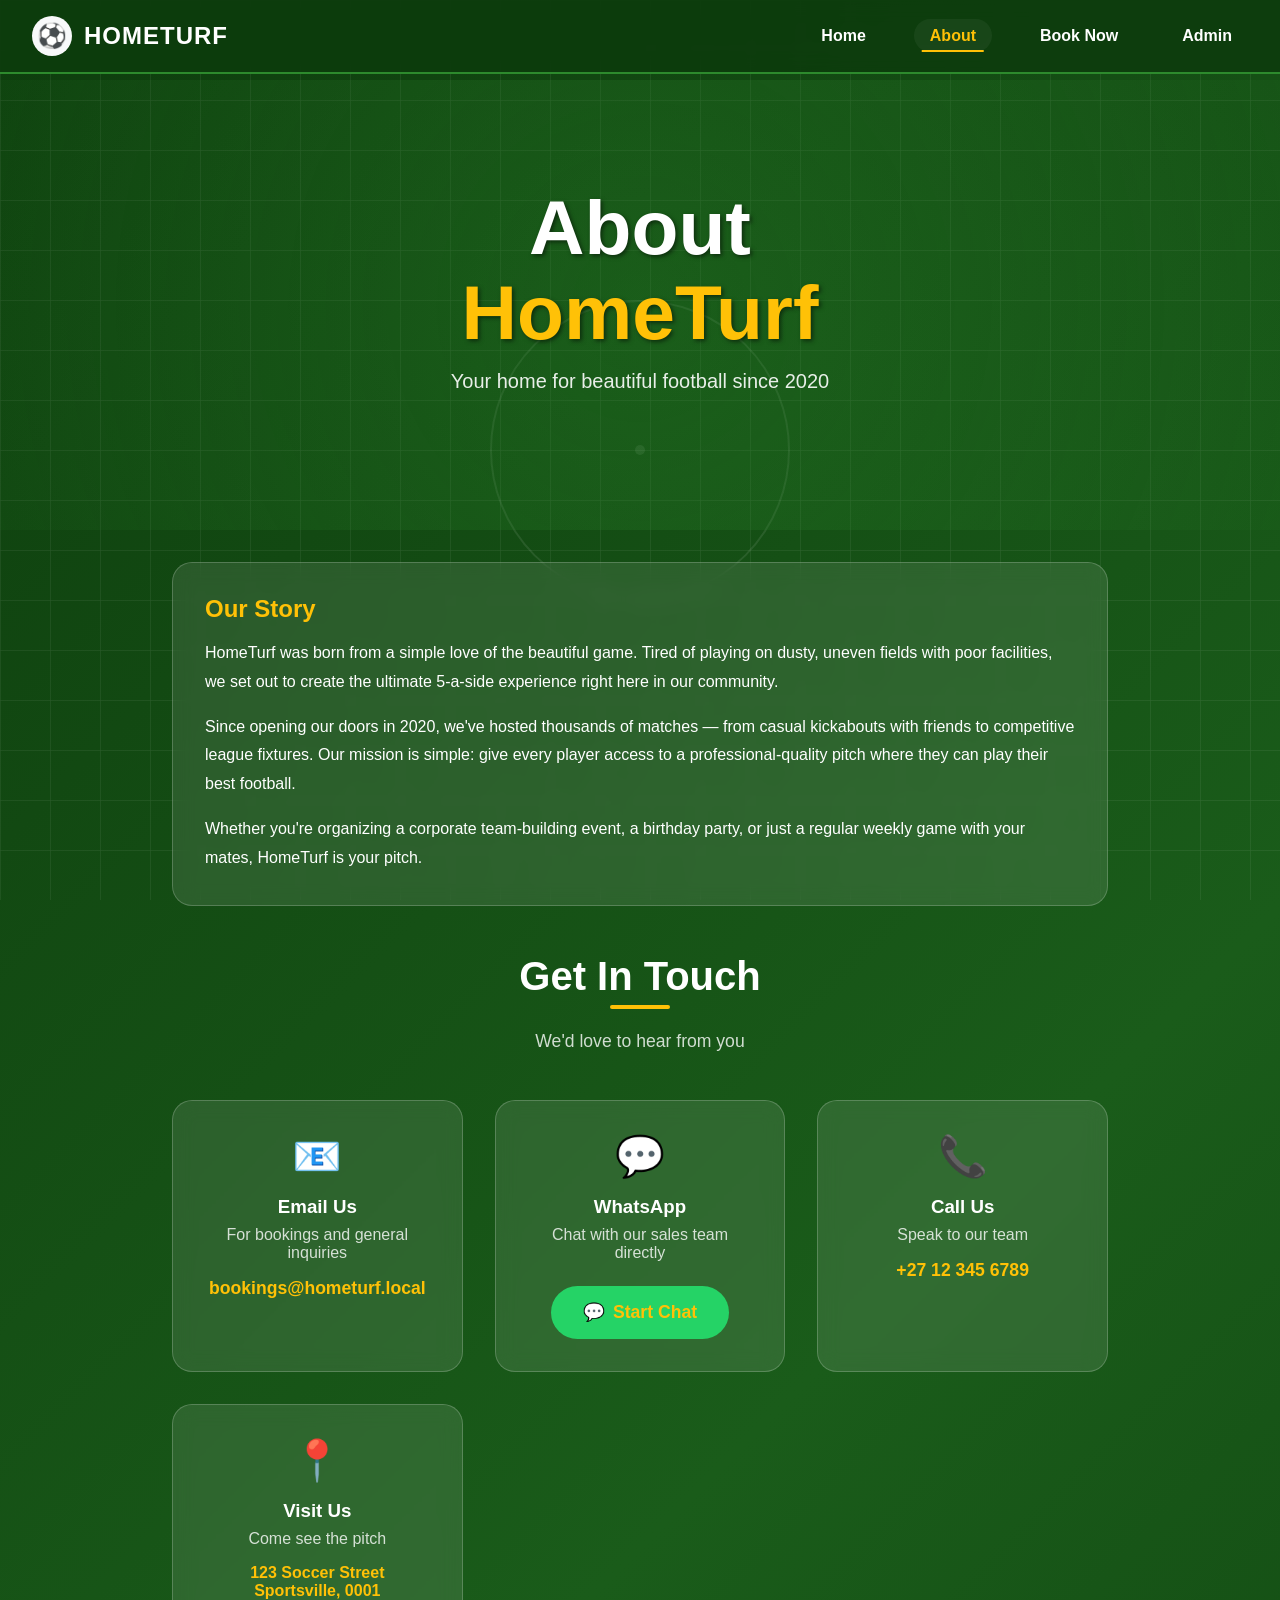
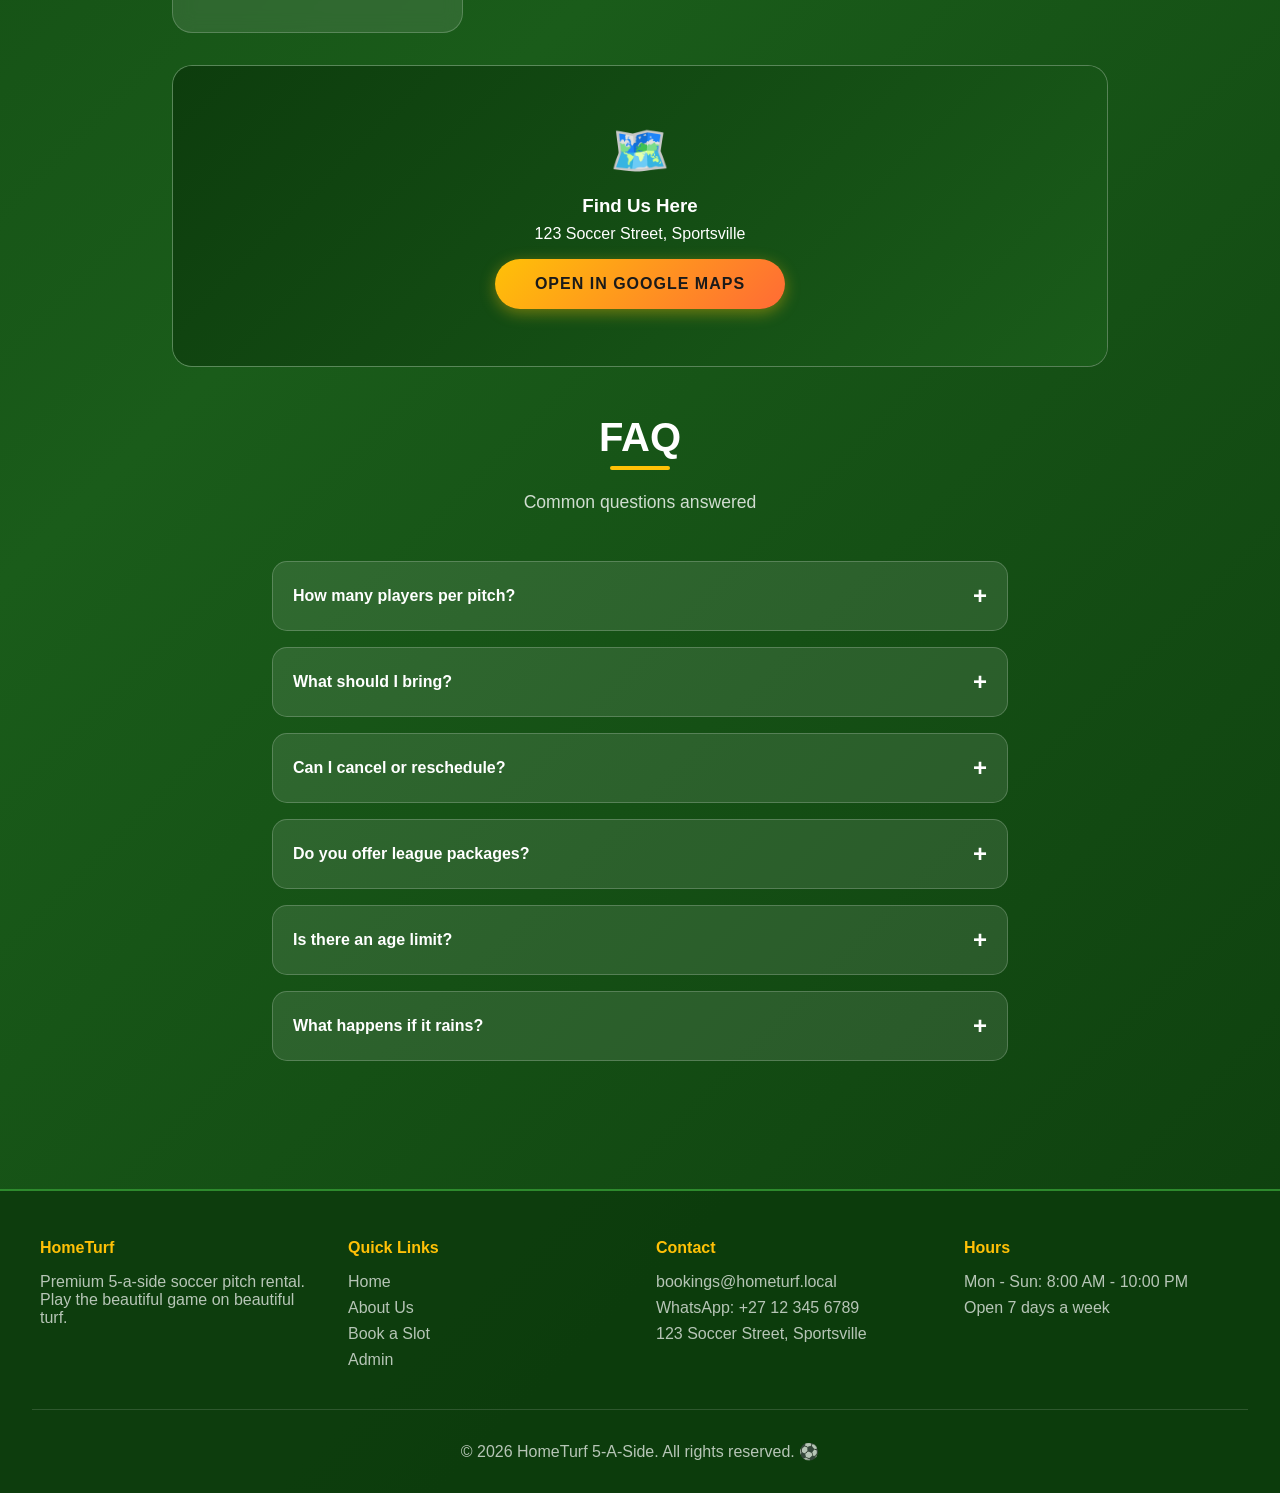
<file: about.html>
<!DOCTYPE html>
<html lang="en">
<head>
  <meta charset="UTF-8">
  <meta name="viewport" content="width=device-width, initial-scale=1.0">
  <title>About Us | HomeTurf 5-A-Side</title>
  <link rel="stylesheet" href="css/style.css">
  <link rel="icon" href="data:image/svg+xml,<svg xmlns='http://www.w3.org/2000/svg' viewBox='0 0 100 100'><text y='.9em' font-size='90'>⚽</text></svg>">
</head>
<body>
  <div class="center-circle"></div>

  <!-- Navigation -->
  <nav class="navbar">
    <a href="index.html" class="logo">
      <div class="ball-icon"></div>
      <span>HomeTurf</span>
    </a>
    <button class="mobile-menu-btn">☰</button>
    <ul class="nav-links">
      <li><a href="index.html">Home</a></li>
      <li><a href="about.html" class="active">About</a></li>
      <li><a href="booking.html">Book Now</a></li>
      <li><a href="admin.html">Admin</a></li>
    </ul>
  </nav>

  <main>
    <!-- About Hero -->
    <section class="hero" style="min-height:50vh;">
      <div class="hero-content">
        <h1>About <span>HomeTurf</span></h1>
        <p>Your home for beautiful football since 2020</p>
      </div>
    </section>

    <!-- Our Story -->
    <section class="about-container">
      <div class="card" style="margin-bottom:2rem;">
        <h2 style="color:var(--accent-gold);margin-bottom:1rem;">Our Story</h2>
        <p style="line-height:1.8;margin-bottom:1rem;">HomeTurf was born from a simple love of the beautiful game. Tired of playing on dusty, uneven fields with poor facilities, we set out to create the ultimate 5-a-side experience right here in our community.</p>
        <p style="line-height:1.8;margin-bottom:1rem;">Since opening our doors in 2020, we've hosted thousands of matches — from casual kickabouts with friends to competitive league fixtures. Our mission is simple: give every player access to a professional-quality pitch where they can play their best football.</p>
        <p style="line-height:1.8;">Whether you're organizing a corporate team-building event, a birthday party, or just a regular weekly game with your mates, HomeTurf is your pitch.</p>
      </div>

      <!-- Contact Section -->
      <div class="section-header" style="margin-top:3rem;">
        <h2>Get In Touch</h2>
        <p>We'd love to hear from you</p>
      </div>

      <div class="contact-grid">
        <div class="card contact-card">
          <span style="font-size:2.5rem;display:block;margin-bottom:1rem;">📧</span>
          <h3 style="margin-bottom:0.5rem;">Email Us</h3>
          <p style="opacity:0.8;margin-bottom:1rem;">For bookings and general inquiries</p>
          <a href="mailto:bookings@hometurf.local?subject=Pitch%20Booking%20Inquiry&body=Hi%20HomeTurf%20Team,%0D%0A%0D%0AI%20would%20like%20to%20inquire%20about%20booking%20a%20pitch.%0D%0A%0D%0AName:%0D%0APhone:%0D%0APreferred%20Date:%0D%0APreferred%20Time:%0D%0A%0D%0AThank%20you!">bookings@hometurf.local</a>
        </div>

        <div class="card contact-card">
          <span style="font-size:2.5rem;display:block;margin-bottom:1rem;">💬</span>
          <h3 style="margin-bottom:0.5rem;">WhatsApp</h3>
          <p style="opacity:0.8;margin-bottom:1rem;">Chat with our sales team directly</p>
          <a href="https://wa.me/27123456789?text=Hi%20HomeTurf!%20I'm%20interested%20in%20booking%20a%20pitch.%20Can%20you%20help%20me?" target="_blank" class="whatsapp-btn">
            <span>💬</span> Start Chat
          </a>
        </div>

        <div class="card contact-card">
          <span style="font-size:2.5rem;display:block;margin-bottom:1rem;">📞</span>
          <h3 style="margin-bottom:0.5rem;">Call Us</h3>
          <p style="opacity:0.8;margin-bottom:1rem;">Speak to our team</p>
          <a href="tel:+27123456789">+27 12 345 6789</a>
        </div>

        <div class="card contact-card">
          <span style="font-size:2.5rem;display:block;margin-bottom:1rem;">📍</span>
          <h3 style="margin-bottom:0.5rem;">Visit Us</h3>
          <p style="opacity:0.8;margin-bottom:1rem;">Come see the pitch</p>
          <span style="color:var(--accent-gold);font-weight:600;">123 Soccer Street<br>Sportsville, 0001</span>
        </div>
      </div>

      <!-- Map Placeholder -->
      <div class="card" style="margin-top:2rem;padding:0;overflow:hidden;">
        <div style="width:100%;height:300px;background:linear-gradient(135deg, var(--turf-dark), var(--turf-green));display:flex;align-items:center;justify-content:center;flex-direction:column;">
          <span style="font-size:3rem;margin-bottom:1rem;">🗺️</span>
          <h3 style="margin-bottom:0.5rem;">Find Us Here</h3>
          <p>123 Soccer Street, Sportsville</p>
          <a href="https://maps.google.com/?q=123+Soccer+Street+Sportsville" target="_blank" class="btn btn-primary" style="margin-top:1rem;">Open in Google Maps</a>
        </div>
      </div>

      <!-- FAQ Section -->
      <div class="section-header" style="margin-top:3rem;">
        <h2>FAQ</h2>
        <p>Common questions answered</p>
      </div>

      <div class="faq-container">
        <div class="faq-item">
          <div class="faq-question">
            <span>How many players per pitch?</span>
            <span class="faq-toggle">+</span>
          </div>
          <div class="faq-answer">
            <p>Our pitch is designed for 5-a-side games (5 players per team, 10 total). However, you can play with fewer players if you prefer. Maximum recommended is 6-a-side.</p>
          </div>
        </div>

        <div class="faq-item">
          <div class="faq-question">
            <span>What should I bring?</span>
            <span class="faq-toggle">+</span>
          </div>
          <div class="faq-answer">
            <p>Bring your boots (molded studs or astro turf shoes only — no metal studs), shin guards, and your team. We provide balls, bibs, and goals. Water is available at the cafe.</p>
          </div>
        </div>

        <div class="faq-item">
          <div class="faq-question">
            <span>Can I cancel or reschedule?</span>
            <span class="faq-toggle">+</span>
          </div>
          <div class="faq-answer">
            <p>Yes! Cancellations made 24 hours in advance receive a full credit for a future booking. Same-day cancellations forfeit the slot but can reschedule subject to availability.</p>
          </div>
        </div>

        <div class="faq-item">
          <div class="faq-question">
            <span>Do you offer league packages?</span>
            <span class="faq-toggle">+</span>
          </div>
          <div class="faq-answer">
            <p>Absolutely! We offer discounted rates for teams that book recurring weekly slots. Contact us via WhatsApp or email for league and team package pricing.</p>
          </div>
        </div>

        <div class="faq-item">
          <div class="faq-question">
            <span>Is there an age limit?</span>
            <span class="faq-toggle">+</span>
          </div>
          <div class="faq-answer">
            <p>Players of all ages are welcome! We do ask that children under 16 are supervised by an adult. We also host kids' parties and youth team training sessions.</p>
          </div>
        </div>

        <div class="faq-item">
          <div class="faq-question">
            <span>What happens if it rains?</span>
            <span class="faq-toggle">+</span>
          </div>
          <div class="faq-answer">
            <p>Our artificial turf is all-weather and drains quickly. Games go ahead in light rain. In case of severe weather, we'll contact you to reschedule at no extra cost.</p>
          </div>
        </div>
      </div>
    </section>
  </main>

  <!-- Footer -->
  <footer>
    <div class="footer-content">
      <div class="footer-section">
        <h4>HomeTurf</h4>
        <p style="opacity:0.7;margin-top:0.5rem;">Premium 5-a-side soccer pitch rental. Play the beautiful game on beautiful turf.</p>
      </div>
      <div class="footer-section">
        <h4>Quick Links</h4>
        <a href="index.html">Home</a>
        <a href="about.html">About Us</a>
        <a href="booking.html">Book a Slot</a>
        <a href="admin.html">Admin</a>
      </div>
      <div class="footer-section">
        <h4>Contact</h4>
        <a href="mailto:bookings@hometurf.local">bookings@hometurf.local</a>
        <a href="https://wa.me/27123456789" target="_blank">WhatsApp: +27 12 345 6789</a>
        <p style="opacity:0.7;margin-top:0.5rem;">123 Soccer Street, Sportsville</p>
      </div>
      <div class="footer-section">
        <h4>Hours</h4>
        <p style="opacity:0.7;">Mon - Sun: 8:00 AM - 10:00 PM</p>
        <p style="opacity:0.7;margin-top:0.5rem;">Open 7 days a week</p>
      </div>
    </div>
    <div class="footer-bottom">
      <p>© 2026 HomeTurf 5-A-Side. All rights reserved. ⚽</p>
    </div>
  </footer>

  <script src="js/app.js"></script>
</body>
</html>
</file>
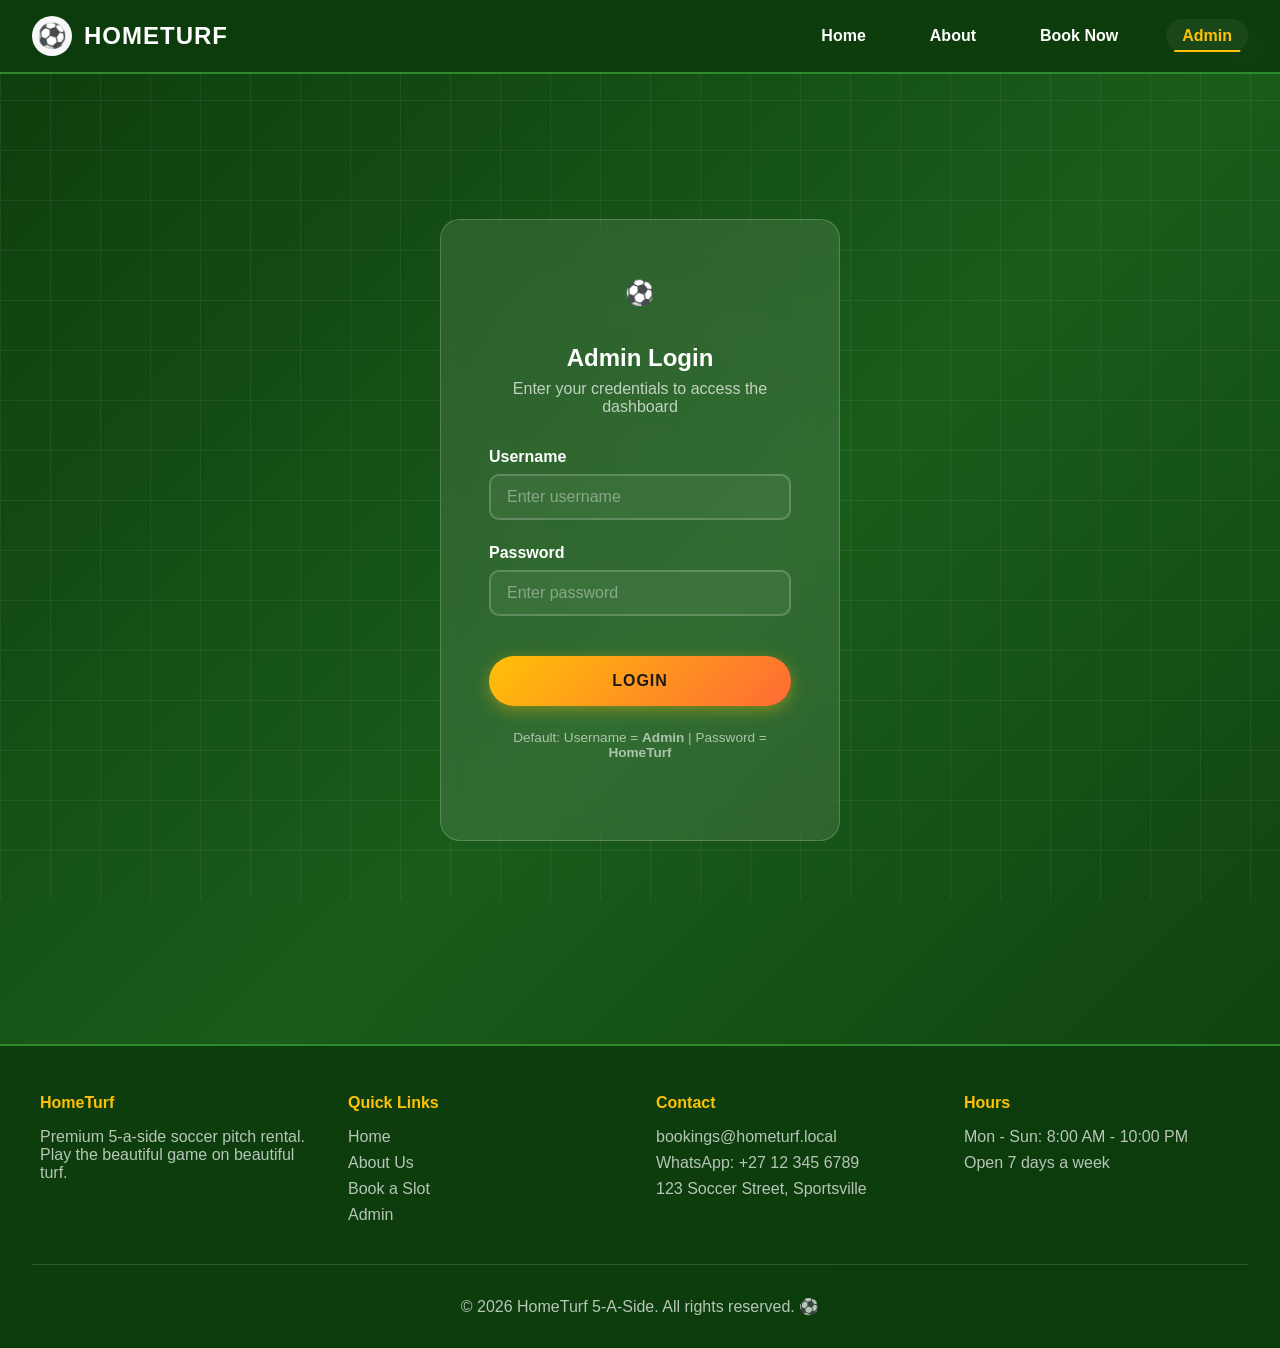
<file: admin.html>
<!DOCTYPE html>
<html lang="en">
<head>
  <meta charset="UTF-8">
  <meta name="viewport" content="width=device-width, initial-scale=1.0">
  <title>Admin | HomeTurf 5-A-Side</title>
  <link rel="stylesheet" href="css/style.css">
  <link rel="icon" href="data:image/svg+xml,<svg xmlns='http://www.w3.org/2000/svg' viewBox='0 0 100 100'><text y='.9em' font-size='90'>⚽</text></svg>">
</head>
<body id="adminPage">
  <div class="center-circle"></div>

  <!-- Navigation -->
  <nav class="navbar">
    <a href="index.html" class="logo">
      <div class="ball-icon"></div>
      <span>HomeTurf</span>
    </a>
    <button class="mobile-menu-btn">☰</button>
    <ul class="nav-links">
      <li><a href="index.html">Home</a></li>
      <li><a href="about.html">About</a></li>
      <li><a href="booking.html">Book Now</a></li>
      <li><a href="admin.html" class="active">Admin</a></li>
    </ul>
  </nav>

  <main>
    <!-- Login Section -->
    <section class="admin-login" id="loginSection">
      <div class="login-box">
        <div class="ball-icon" style="margin:0 auto 1rem;width:60px;height:60px;font-size:36px;"></div>
        <h2>Admin Login</h2>
        <p>Enter your credentials to access the dashboard</p>
        <div class="form-group" style="text-align:left;">
          <label>Username</label>
          <input type="text" id="adminUser" placeholder="Enter username" value="">
        </div>
        <div class="form-group" style="text-align:left;">
          <label>Password</label>
          <input type="password" id="adminPass" placeholder="Enter password">
        </div>
        <button class="btn btn-primary" style="width:100%;margin-top:1rem;" onclick="login()">Login</button>
        <p style="margin-top:1.5rem;font-size:0.85rem;opacity:0.6;">
          Default: Username = <strong>Admin</strong> | Password = <strong>HomeTurf</strong>
        </p>
      </div>
    </section>

    <!-- Dashboard Section -->
    <section class="admin-dashboard" id="dashboardSection">
      <div style="display:flex;justify-content:space-between;align-items:center;margin-bottom:2rem;flex-wrap:wrap;gap:1rem;">
        <div>
          <h1 style="font-size:2rem;">Admin Dashboard</h1>
          <p style="opacity:0.7;">Manage your pitch bookings and settings</p>
        </div>
        <div style="display:flex;gap:0.75rem;">
          <button class="btn btn-danger" onclick="resetAllData()">Reset All Data</button>
          <button class="btn btn-secondary" onclick="logout()">Logout</button>
        </div>
      </div>

      <!-- Stats Panel -->
      <div class="admin-panel" style="margin-bottom:2rem;">
        <h3>📊 Overview</h3>
        <div id="statsPanel">
          <!-- Generated by JS -->
        </div>
      </div>

      <div class="admin-grid">
        <!-- Time Slots Manager -->
        <div class="admin-panel">
          <h3>⏰ Time Slots & Pricing</h3>
          <div id="slotsManager">
            <!-- Generated by JS -->
          </div>
        </div>

        <!-- Block Slots -->
        <div class="admin-panel">
          <h3>🚫 Block/Unblock Slots</h3>
          <p style="opacity:0.7;margin-bottom:1rem;font-size:0.9rem;">Click on a slot to toggle its availability for the selected date. Booked slots cannot be blocked.</p>
          <div id="blockedSlotsManager">
            <!-- Generated by JS -->
          </div>
        </div>

        <!-- Bookings List -->
        <div class="admin-panel" style="grid-column:1 / -1;">
          <h3>📋 Recent Bookings</h3>
          <div id="bookingsList">
            <!-- Generated by JS -->
          </div>
        </div>
      </div>
    </section>
  </main>

  <!-- Footer -->
  <footer>
    <div class="footer-content">
      <div class="footer-section">
        <h4>HomeTurf</h4>
        <p style="opacity:0.7;margin-top:0.5rem;">Premium 5-a-side soccer pitch rental. Play the beautiful game on beautiful turf.</p>
      </div>
      <div class="footer-section">
        <h4>Quick Links</h4>
        <a href="index.html">Home</a>
        <a href="about.html">About Us</a>
        <a href="booking.html">Book a Slot</a>
        <a href="admin.html">Admin</a>
      </div>
      <div class="footer-section">
        <h4>Contact</h4>
        <a href="mailto:bookings@hometurf.local">bookings@hometurf.local</a>
        <a href="https://wa.me/27123456789" target="_blank">WhatsApp: +27 12 345 6789</a>
        <p style="opacity:0.7;margin-top:0.5rem;">123 Soccer Street, Sportsville</p>
      </div>
      <div class="footer-section">
        <h4>Hours</h4>
        <p style="opacity:0.7;">Mon - Sun: 8:00 AM - 10:00 PM</p>
        <p style="opacity:0.7;margin-top:0.5rem;">Open 7 days a week</p>
      </div>
    </div>
    <div class="footer-bottom">
      <p>© 2026 HomeTurf 5-A-Side. All rights reserved. ⚽</p>
    </div>
  </footer>

  <script src="js/app.js"></script>
  <script src="js/admin.js"></script>
</body>
</html>
</file>
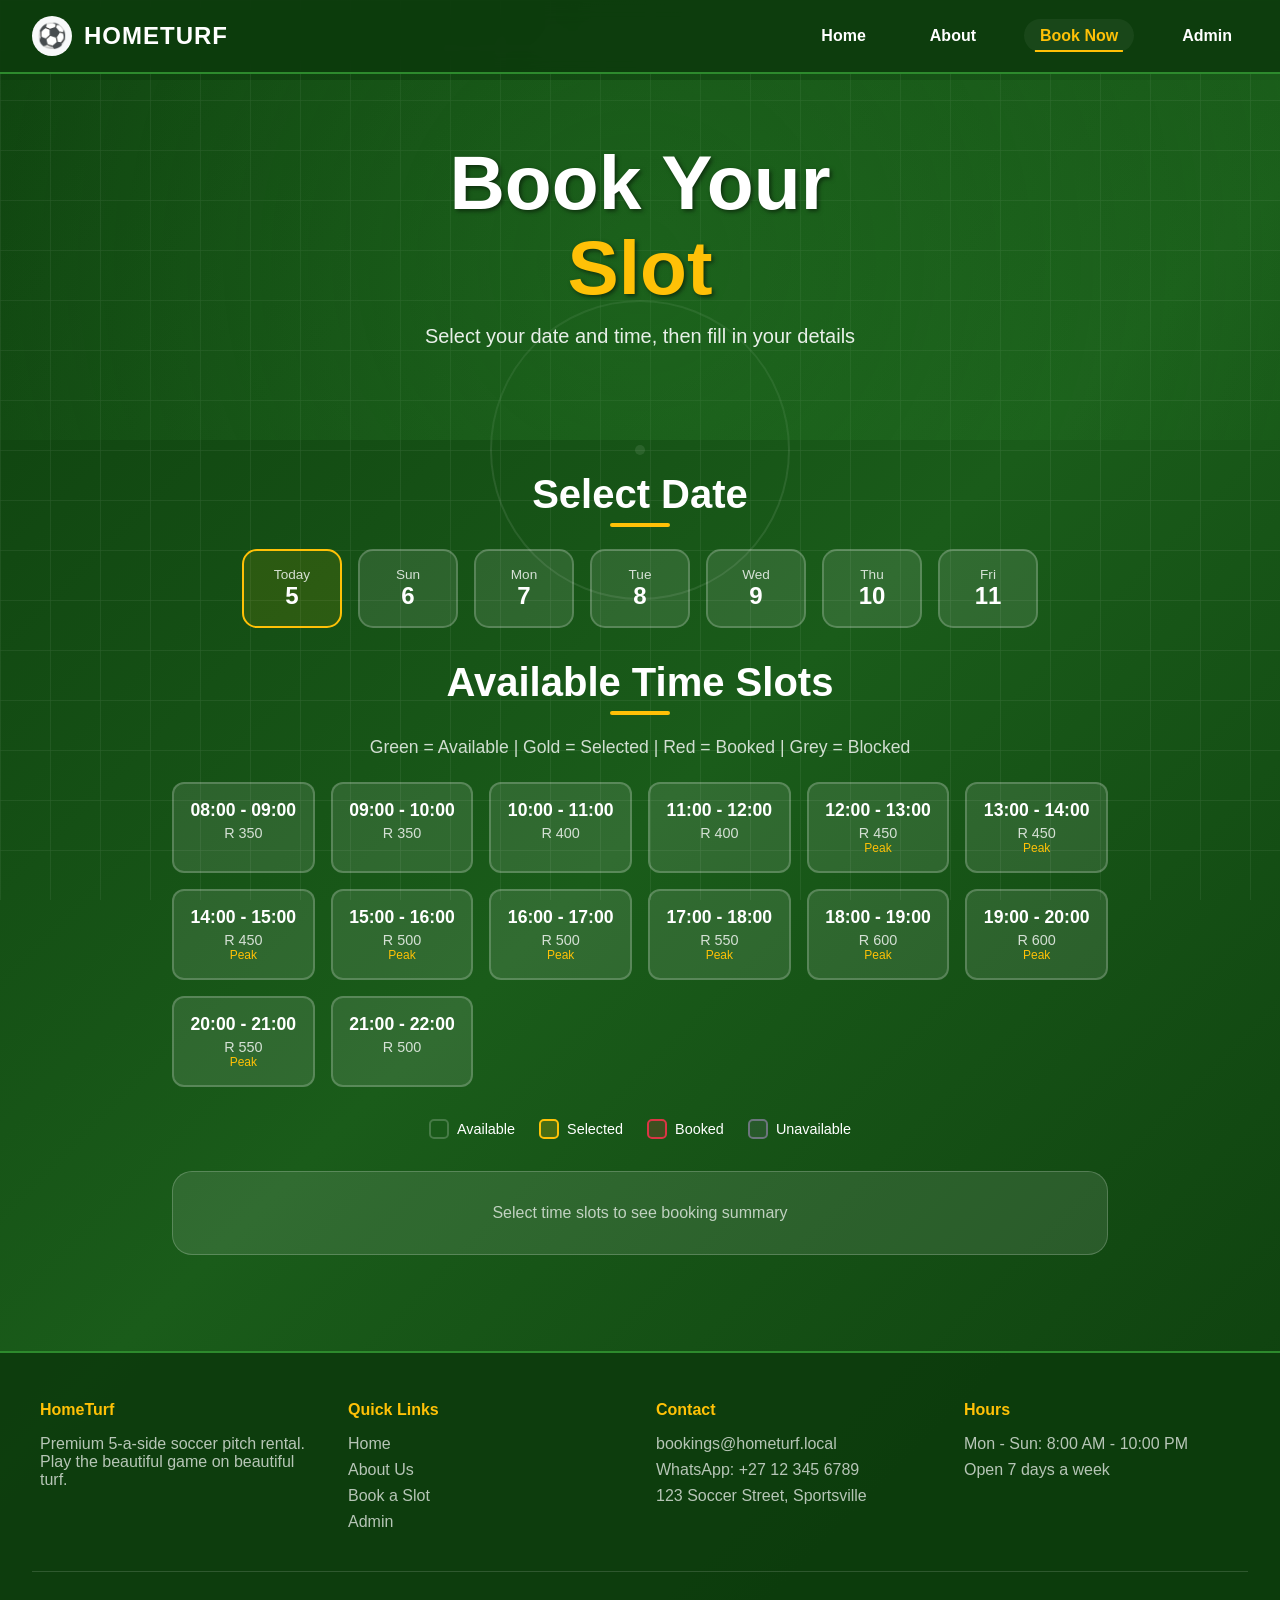
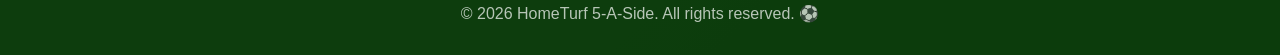
<file: booking.html>
<!DOCTYPE html>
<html lang="en">
<head>
  <meta charset="UTF-8">
  <meta name="viewport" content="width=device-width, initial-scale=1.0">
  <title>Book a Slot | HomeTurf 5-A-Side</title>
  <link rel="stylesheet" href="css/style.css">
  <link rel="icon" href="data:image/svg+xml,<svg xmlns='http://www.w3.org/2000/svg' viewBox='0 0 100 100'><text y='.9em' font-size='90'>⚽</text></svg>">
</head>
<body id="bookingPage">
  <div class="center-circle"></div>

  <!-- Navigation -->
  <nav class="navbar">
    <a href="index.html" class="logo">
      <div class="ball-icon"></div>
      <span>HomeTurf</span>
    </a>
    <button class="mobile-menu-btn">☰</button>
    <ul class="nav-links">
      <li><a href="index.html">Home</a></li>
      <li><a href="about.html">About</a></li>
      <li><a href="booking.html" class="active">Book Now</a></li>
      <li><a href="admin.html">Admin</a></li>
    </ul>
  </nav>

  <main>
    <!-- Booking Hero -->
    <section class="hero" style="min-height:40vh;">
      <div class="hero-content">
        <h1>Book Your <span>Slot</span></h1>
        <p>Select your date and time, then fill in your details</p>
      </div>
    </section>

    <div class="booking-container">
      <!-- Date Selector -->
      <div class="section-header" style="margin-bottom:1.5rem;">
        <h2>Select Date</h2>
      </div>
      <div class="date-selector" id="dateSelector">
        <!-- Generated by JS -->
      </div>

      <!-- Time Slots -->
      <div class="section-header" style="margin-bottom:1.5rem;">
        <h2>Available Time Slots</h2>
        <p>Green = Available | Gold = Selected | Red = Booked | Grey = Blocked</p>
      </div>
      <div class="time-slots" id="timeSlots">
        <!-- Generated by JS -->
      </div>

      <!-- Legend -->
      <div style="display:flex;gap:1.5rem;justify-content:center;margin-bottom:2rem;flex-wrap:wrap;font-size:0.9rem;">
        <span style="display:flex;align-items:center;gap:0.5rem;">
          <span style="width:20px;height:20px;border:2px solid var(--glass-border);border-radius:5px;display:inline-block;"></span> Available
        </span>
        <span style="display:flex;align-items:center;gap:0.5rem;">
          <span style="width:20px;height:20px;border:2px solid var(--accent-gold);background:rgba(255,193,7,0.2);border-radius:5px;display:inline-block;"></span> Selected
        </span>
        <span style="display:flex;align-items:center;gap:0.5rem;">
          <span style="width:20px;height:20px;border:2px solid #dc3545;background:rgba(220,53,69,0.2);border-radius:5px;display:inline-block;"></span> Booked
        </span>
        <span style="display:flex;align-items:center;gap:0.5rem;">
          <span style="width:20px;height:20px;border:2px solid #6c757d;background:rgba(108,117,125,0.2);border-radius:5px;display:inline-block;"></span> Unavailable
        </span>
      </div>

      <!-- Booking Summary -->
      <div class="booking-summary" id="bookingSummary">
        <p class="text-center" style="opacity:0.7;">Select time slots to see booking summary</p>
      </div>
    </div>
  </main>

  <!-- Footer -->
  <footer>
    <div class="footer-content">
      <div class="footer-section">
        <h4>HomeTurf</h4>
        <p style="opacity:0.7;margin-top:0.5rem;">Premium 5-a-side soccer pitch rental. Play the beautiful game on beautiful turf.</p>
      </div>
      <div class="footer-section">
        <h4>Quick Links</h4>
        <a href="index.html">Home</a>
        <a href="about.html">About Us</a>
        <a href="booking.html">Book a Slot</a>
        <a href="admin.html">Admin</a>
      </div>
      <div class="footer-section">
        <h4>Contact</h4>
        <a href="mailto:bookings@hometurf.local">bookings@hometurf.local</a>
        <a href="https://wa.me/27123456789" target="_blank">WhatsApp: +27 12 345 6789</a>
        <p style="opacity:0.7;margin-top:0.5rem;">123 Soccer Street, Sportsville</p>
      </div>
      <div class="footer-section">
        <h4>Hours</h4>
        <p style="opacity:0.7;">Mon - Sun: 8:00 AM - 10:00 PM</p>
        <p style="opacity:0.7;margin-top:0.5rem;">Open 7 days a week</p>
      </div>
    </div>
    <div class="footer-bottom">
      <p>© 2026 HomeTurf 5-A-Side. All rights reserved. ⚽</p>
    </div>
  </footer>

  <script src="js/app.js"></script>
  <script src="js/booking.js"></script>
</body>
</html>
</file>
<file: css/style.css>
/* ============================================
   HOMETURF 5-A-SIDE SOCCER PITCH
   Soccer-Themed Stylesheet
   ============================================ */

:root {
  --turf-green: #1a5c1a;
  --turf-light: #2d8a2d;
  --turf-dark: #0d3d0d;
  --pitch-white: #ffffff;
  --pitch-line: rgba(255, 255, 255, 0.6);
  --ball-white: #f8f9fa;
  --ball-black: #1a1a1a;
  --accent-gold: #ffc107;
  --accent-orange: #ff6b35;
  --danger-red: #dc3545;
  --success-green: #28a745;
  --night-blue: #0a1628;
  --glass-bg: rgba(255, 255, 255, 0.1);
  --glass-border: rgba(255, 255, 255, 0.2);
}

* {
  margin: 0;
  padding: 0;
  box-sizing: border-box;
}

body {
  font-family: 'Segoe UI', Tahoma, Geneva, Verdana, sans-serif;
  background: linear-gradient(135deg, var(--turf-dark) 0%, var(--turf-green) 50%, var(--turf-dark) 100%);
  min-height: 100vh;
  color: var(--pitch-white);
  overflow-x: hidden;
}

/* Pitch Lines Background Pattern */
body::before {
  content: '';
  position: fixed;
  top: 0;
  left: 0;
  width: 100%;
  height: 100%;
  background-image: 
    linear-gradient(90deg, var(--pitch-line) 1px, transparent 1px),
    linear-gradient(var(--pitch-line) 1px, transparent 1px);
  background-size: 50px 50px;
  opacity: 0.1;
  pointer-events: none;
  z-index: 0;
}

/* Center Circle Decoration */
.center-circle {
  position: fixed;
  top: 50%;
  left: 50%;
  transform: translate(-50%, -50%);
  width: 300px;
  height: 300px;
  border: 2px solid var(--pitch-line);
  border-radius: 50%;
  pointer-events: none;
  z-index: 0;
  opacity: 0.15;
}

.center-circle::after {
  content: '';
  position: absolute;
  top: 50%;
  left: 50%;
  transform: translate(-50%, -50%);
  width: 10px;
  height: 10px;
  background: var(--pitch-line);
  border-radius: 50%;
}

/* Navigation */
.navbar {
  background: rgba(13, 61, 13, 0.95);
  backdrop-filter: blur(10px);
  padding: 1rem 2rem;
  position: fixed;
  width: 100%;
  top: 0;
  z-index: 1000;
  border-bottom: 2px solid var(--turf-light);
  display: flex;
  justify-content: space-between;
  align-items: center;
}

.logo {
  display: flex;
  align-items: center;
  gap: 0.75rem;
  font-size: 1.5rem;
  font-weight: 800;
  color: var(--pitch-white);
  text-decoration: none;
  text-transform: uppercase;
  letter-spacing: 1px;
}

.logo .ball-icon {
  width: 40px;
  height: 40px;
  background: var(--ball-white);
  border-radius: 50%;
  position: relative;
  display: flex;
  align-items: center;
  justify-content: center;
  animation: spin 20s linear infinite;
}

.ball-icon::before {
  content: '⚽';
  font-size: 24px;
}

@keyframes spin {
  from { transform: rotate(0deg); }
  to { transform: rotate(360deg); }
}

.nav-links {
  display: flex;
  gap: 2rem;
  list-style: none;
}

.nav-links a {
  color: var(--pitch-white);
  text-decoration: none;
  font-weight: 600;
  padding: 0.5rem 1rem;
  border-radius: 25px;
  transition: all 0.3s ease;
  position: relative;
  overflow: hidden;
}

.nav-links a::before {
  content: '';
  position: absolute;
  bottom: 0;
  left: 50%;
  width: 0;
  height: 2px;
  background: var(--accent-gold);
  transition: all 0.3s ease;
  transform: translateX(-50%);
}

.nav-links a:hover::before,
.nav-links a.active::before {
  width: 80%;
}

.nav-links a:hover,
.nav-links a.active {
  color: var(--accent-gold);
  background: rgba(255, 255, 255, 0.05);
}

/* Mobile Menu */
.mobile-menu-btn {
  display: none;
  background: none;
  border: none;
  color: var(--pitch-white);
  font-size: 1.5rem;
  cursor: pointer;
}

/* Main Content */
main {
  position: relative;
  z-index: 1;
  padding-top: 80px;
}

/* Hero Section */
.hero {
  min-height: 90vh;
  display: flex;
  align-items: center;
  justify-content: center;
  text-align: center;
  padding: 2rem;
  position: relative;
  overflow: hidden;
}

.hero::before {
  content: '';
  position: absolute;
  top: -50%;
  left: -50%;
  width: 200%;
  height: 200%;
  background: radial-gradient(circle, rgba(45, 138, 45, 0.3) 0%, transparent 70%);
  animation: pulse 4s ease-in-out infinite;
}

@keyframes pulse {
  0%, 100% { transform: scale(1); opacity: 0.5; }
  50% { transform: scale(1.1); opacity: 0.8; }
}

.hero-content {
  position: relative;
  z-index: 2;
  max-width: 800px;
}

.hero h1 {
  font-size: clamp(2.5rem, 6vw, 5rem);
  font-weight: 900;
  margin-bottom: 1rem;
  text-shadow: 2px 2px 4px rgba(0, 0, 0, 0.5);
  line-height: 1.1;
}

.hero h1 span {
  color: var(--accent-gold);
  display: block;
}

.hero p {
  font-size: 1.25rem;
  margin-bottom: 2rem;
  opacity: 0.9;
}

/* Buttons */
.btn {
  display: inline-block;
  padding: 1rem 2.5rem;
  border-radius: 50px;
  font-weight: 700;
  text-decoration: none;
  text-transform: uppercase;
  letter-spacing: 1px;
  transition: all 0.3s ease;
  border: none;
  cursor: pointer;
  font-size: 1rem;
}

.btn-primary {
  background: linear-gradient(135deg, var(--accent-gold), var(--accent-orange));
  color: var(--ball-black);
  box-shadow: 0 4px 15px rgba(255, 193, 7, 0.4);
}

.btn-primary:hover {
  transform: translateY(-3px);
  box-shadow: 0 6px 20px rgba(255, 193, 7, 0.6);
}

.btn-secondary {
  background: transparent;
  color: var(--pitch-white);
  border: 2px solid var(--pitch-white);
  margin-left: 1rem;
}

.btn-secondary:hover {
  background: var(--pitch-white);
  color: var(--turf-dark);
}

.btn-danger {
  background: var(--danger-red);
  color: white;
}

.btn-success {
  background: var(--success-green);
  color: white;
}

/* Cards */
.card {
  background: var(--glass-bg);
  backdrop-filter: blur(10px);
  border: 1px solid var(--glass-border);
  border-radius: 20px;
  padding: 2rem;
  transition: all 0.3s ease;
}

.card:hover {
  transform: translateY(-5px);
  border-color: var(--accent-gold);
  box-shadow: 0 10px 30px rgba(0, 0, 0, 0.3);
}

/* Section Headers */
.section-header {
  text-align: center;
  margin-bottom: 3rem;
}

.section-header h2 {
  font-size: 2.5rem;
  font-weight: 800;
  margin-bottom: 0.5rem;
  position: relative;
  display: inline-block;
}

.section-header h2::after {
  content: '';
  position: absolute;
  bottom: -10px;
  left: 50%;
  transform: translateX(-50%);
  width: 60px;
  height: 4px;
  background: var(--accent-gold);
  border-radius: 2px;
}

.section-header p {
  opacity: 0.8;
  margin-top: 1.5rem;
  font-size: 1.1rem;
}

/* Gallery Grid */
.gallery-grid {
  display: grid;
  grid-template-columns: repeat(auto-fit, minmax(300px, 1fr));
  gap: 1.5rem;
  padding: 2rem;
  max-width: 1200px;
  margin: 0 auto;
}

.gallery-item {
  position: relative;
  border-radius: 15px;
  overflow: hidden;
  aspect-ratio: 16/10;
  cursor: pointer;
}

.gallery-item img {
  width: 100%;
  height: 100%;
  object-fit: cover;
  transition: transform 0.5s ease;
}

.gallery-item:hover img {
  transform: scale(1.1);
}

.gallery-overlay {
  position: absolute;
  bottom: 0;
  left: 0;
  right: 0;
  padding: 1.5rem;
  background: linear-gradient(transparent, rgba(0, 0, 0, 0.8));
  transform: translateY(100%);
  transition: transform 0.3s ease;
}

.gallery-item:hover .gallery-overlay {
  transform: translateY(0);
}

/* Features Grid */
.features-grid {
  display: grid;
  grid-template-columns: repeat(auto-fit, minmax(250px, 1fr));
  gap: 2rem;
  padding: 2rem;
  max-width: 1200px;
  margin: 0 auto;
}

.feature-card {
  text-align: center;
}

.feature-icon {
  font-size: 3rem;
  margin-bottom: 1rem;
  display: block;
}

/* Pitch Diagram */
.pitch-container {
  max-width: 600px;
  margin: 2rem auto;
  padding: 2rem;
}

.pitch {
  width: 100%;
  aspect-ratio: 2/1.2;
  background: linear-gradient(90deg, #1a5c1a 0%, #2d8a2d 50%, #1a5c1a 100%);
  border: 3px solid rgba(255, 255, 255, 0.8);
  border-radius: 5px;
  position: relative;
  overflow: hidden;
}

.pitch::before {
  content: '';
  position: absolute;
  top: 0;
  left: 50%;
  width: 2px;
  height: 100%;
  background: rgba(255, 255, 255, 0.6);
  transform: translateX(-50%);
}

.pitch::after {
  content: '';
  position: absolute;
  top: 50%;
  left: 50%;
  width: 80px;
  height: 80px;
  border: 2px solid rgba(255, 255, 255, 0.6);
  border-radius: 50%;
  transform: translate(-50%, -50%);
}

.pitch-goal {
  position: absolute;
  width: 60px;
  height: 40%;
  border: 2px solid rgba(255, 255, 255, 0.6);
  top: 30%;
}

.pitch-goal.left { left: 0; border-left: none; }
.pitch-goal.right { right: 0; border-right: none; }

/* Booking Page */
.booking-container {
  max-width: 1000px;
  margin: 0 auto;
  padding: 2rem;
}

.date-selector {
  display: flex;
  gap: 1rem;
  justify-content: center;
  margin-bottom: 2rem;
  flex-wrap: wrap;
}

.date-btn {
  padding: 1rem 1.5rem;
  background: var(--glass-bg);
  border: 2px solid var(--glass-border);
  border-radius: 15px;
  color: var(--pitch-white);
  cursor: pointer;
  transition: all 0.3s ease;
  text-align: center;
  min-width: 100px;
}

.date-btn:hover,
.date-btn.active {
  border-color: var(--accent-gold);
  background: rgba(255, 193, 7, 0.1);
}

.date-btn .day-name {
  font-size: 0.85rem;
  opacity: 0.8;
}

.date-btn .day-num {
  font-size: 1.5rem;
  font-weight: 700;
}

.time-slots {
  display: grid;
  grid-template-columns: repeat(auto-fill, minmax(140px, 1fr));
  gap: 1rem;
  margin-bottom: 2rem;
}

.time-slot {
  padding: 1rem;
  background: var(--glass-bg);
  border: 2px solid var(--glass-border);
  border-radius: 12px;
  text-align: center;
  cursor: pointer;
  transition: all 0.3s ease;
}

.time-slot:hover:not(.booked):not(.blocked) {
  border-color: var(--accent-gold);
  transform: translateY(-2px);
}

.time-slot.selected {
  background: rgba(255, 193, 7, 0.2);
  border-color: var(--accent-gold);
}

.time-slot.booked {
  opacity: 0.5;
  cursor: not-allowed;
  background: rgba(220, 53, 69, 0.2);
  border-color: var(--danger-red);
}

.time-slot.blocked {
  opacity: 0.4;
  cursor: not-allowed;
  background: rgba(108, 117, 125, 0.2);
  border-color: #6c757d;
  text-decoration: line-through;
}

.time-slot .slot-time {
  font-weight: 700;
  font-size: 1.1rem;
}

.time-slot .slot-price {
  font-size: 0.9rem;
  opacity: 0.8;
  margin-top: 0.25rem;
}

/* Booking Summary */
.booking-summary {
  background: var(--glass-bg);
  border: 1px solid var(--glass-border);
  border-radius: 20px;
  padding: 2rem;
  margin-top: 2rem;
}

.form-group {
  margin-bottom: 1.5rem;
}

.form-group label {
  display: block;
  margin-bottom: 0.5rem;
  font-weight: 600;
}

.form-group input,
.form-group select,
.form-group textarea {
  width: 100%;
  padding: 0.75rem 1rem;
  border: 2px solid var(--glass-border);
  border-radius: 10px;
  background: rgba(255, 255, 255, 0.05);
  color: var(--pitch-white);
  font-size: 1rem;
  transition: border-color 0.3s ease;
}

.form-group input:focus,
.form-group select:focus,
.form-group textarea:focus {
  outline: none;
  border-color: var(--accent-gold);
}

.form-group input::placeholder {
  color: rgba(255, 255, 255, 0.4);
}

/* About Page */
.about-container {
  max-width: 1000px;
  margin: 0 auto;
  padding: 2rem;
}

.contact-grid {
  display: grid;
  grid-template-columns: repeat(auto-fit, minmax(250px, 1fr));
  gap: 2rem;
  margin: 2rem 0;
}

.contact-card {
  text-align: center;
  padding: 2rem;
}

.contact-card a {
  color: var(--accent-gold);
  text-decoration: none;
  font-weight: 600;
  font-size: 1.1rem;
}

.contact-card a:hover {
  text-decoration: underline;
}

.whatsapp-btn {
  display: inline-flex;
  align-items: center;
  gap: 0.5rem;
  background: #25d366;
  color: white;
  padding: 1rem 2rem;
  border-radius: 50px;
  text-decoration: none;
  font-weight: 700;
  transition: all 0.3s ease;
  margin-top: 0.5rem;
}

.whatsapp-btn:hover {
  transform: scale(1.05);
  box-shadow: 0 5px 20px rgba(37, 211, 102, 0.4);
}

/* Admin Page */
.admin-login {
  min-height: 100vh;
  display: flex;
  align-items: center;
  justify-content: center;
  padding: 2rem;
}

.login-box {
  background: var(--glass-bg);
  backdrop-filter: blur(20px);
  border: 1px solid var(--glass-border);
  border-radius: 20px;
  padding: 3rem;
  width: 100%;
  max-width: 400px;
  text-align: center;
}

.login-box h2 {
  margin-bottom: 0.5rem;
}

.login-box p {
  opacity: 0.7;
  margin-bottom: 2rem;
}

.admin-dashboard {
  display: none;
  max-width: 1200px;
  margin: 0 auto;
  padding: 2rem;
}

.admin-grid {
  display: grid;
  grid-template-columns: repeat(auto-fit, minmax(300px, 1fr));
  gap: 2rem;
  margin-top: 2rem;
}

.admin-panel {
  background: var(--glass-bg);
  border: 1px solid var(--glass-border);
  border-radius: 20px;
  padding: 2rem;
}

.admin-panel h3 {
  margin-bottom: 1.5rem;
  display: flex;
  align-items: center;
  gap: 0.5rem;
}

.slot-list {
  max-height: 400px;
  overflow-y: auto;
}

.slot-item {
  display: flex;
  justify-content: space-between;
  align-items: center;
  padding: 0.75rem;
  background: rgba(255, 255, 255, 0.05);
  border-radius: 10px;
  margin-bottom: 0.5rem;
}

.slot-item button {
  padding: 0.4rem 0.8rem;
  border-radius: 8px;
  border: none;
  cursor: pointer;
  font-size: 0.85rem;
  transition: all 0.2s ease;
}

/* Testimonials */
.testimonials {
  max-width: 800px;
  margin: 3rem auto;
  padding: 2rem;
}

.testimonial-card {
  text-align: center;
  padding: 2rem;
}

.testimonial-text {
  font-size: 1.2rem;
  font-style: italic;
  margin-bottom: 1rem;
  line-height: 1.6;
}

.testimonial-author {
  font-weight: 700;
  color: var(--accent-gold);
}

/* FAQ */
.faq-container {
  max-width: 800px;
  margin: 2rem auto;
  padding: 0 2rem;
}

.faq-item {
  background: var(--glass-bg);
  border: 1px solid var(--glass-border);
  border-radius: 15px;
  margin-bottom: 1rem;
  overflow: hidden;
}

.faq-question {
  padding: 1.25rem;
  cursor: pointer;
  display: flex;
  justify-content: space-between;
  align-items: center;
  font-weight: 600;
}

.faq-answer {
  padding: 0 1.25rem;
  max-height: 0;
  overflow: hidden;
  transition: all 0.3s ease;
  opacity: 0;
}

.faq-item.open .faq-answer {
  padding: 0 1.25rem 1.25rem;
  max-height: 200px;
  opacity: 1;
}

.faq-toggle {
  font-size: 1.5rem;
  transition: transform 0.3s ease;
}

.faq-item.open .faq-toggle {
  transform: rotate(45deg);
}

/* Modal */
.modal-overlay {
  position: fixed;
  top: 0;
  left: 0;
  width: 100%;
  height: 100%;
  background: rgba(0, 0, 0, 0.8);
  display: flex;
  align-items: center;
  justify-content: center;
  z-index: 2000;
  opacity: 0;
  visibility: hidden;
  transition: all 0.3s ease;
}

.modal-overlay.active {
  opacity: 1;
  visibility: visible;
}

.modal {
  background: linear-gradient(135deg, var(--turf-dark), var(--turf-green));
  border: 2px solid var(--accent-gold);
  border-radius: 20px;
  padding: 2.5rem;
  max-width: 500px;
  width: 90%;
  text-align: center;
  transform: scale(0.8);
  transition: transform 0.3s ease;
}

.modal-overlay.active .modal {
  transform: scale(1);
}

.modal h3 {
  font-size: 1.75rem;
  margin-bottom: 1rem;
  color: var(--accent-gold);
}

/* Footer */
footer {
  background: rgba(13, 61, 13, 0.95);
  border-top: 2px solid var(--turf-light);
  padding: 3rem 2rem 2rem;
  margin-top: 4rem;
  position: relative;
  z-index: 1;
}

.footer-content {
  max-width: 1200px;
  margin: 0 auto;
  display: grid;
  grid-template-columns: repeat(auto-fit, minmax(250px, 1fr));
  gap: 2rem;
}

.footer-section h4 {
  color: var(--accent-gold);
  margin-bottom: 1rem;
}

.footer-section a {
  color: rgba(255, 255, 255, 0.7);
  text-decoration: none;
  display: block;
  margin-bottom: 0.5rem;
  transition: color 0.3s ease;
}

.footer-section a:hover {
  color: var(--pitch-white);
}

.footer-bottom {
  text-align: center;
  margin-top: 2rem;
  padding-top: 2rem;
  border-top: 1px solid var(--glass-border);
  opacity: 0.7;
}

/* Status Badge */
.status-badge {
  display: inline-block;
  padding: 0.25rem 0.75rem;
  border-radius: 20px;
  font-size: 0.85rem;
  font-weight: 600;
}

.status-open {
  background: rgba(40, 167, 69, 0.2);
  color: #28a745;
  border: 1px solid #28a745;
}

.status-closed {
  background: rgba(220, 53, 69, 0.2);
  color: #dc3545;
  border: 1px solid #dc3545;
}

/* Animations */
@keyframes bounce {
  0%, 100% { transform: translateY(0); }
  50% { transform: translateY(-10px); }
}

.animate-bounce {
  animation: bounce 2s ease infinite;
}

/* Scrollbar */
::-webkit-scrollbar {
  width: 8px;
}

::-webkit-scrollbar-track {
  background: var(--turf-dark);
}

::-webkit-scrollbar-thumb {
  background: var(--turf-light);
  border-radius: 4px;
}

::-webkit-scrollbar-thumb:hover {
  background: var(--accent-gold);
}

/* Responsive */
@media (max-width: 768px) {
  .nav-links {
    display: none;
    position: absolute;
    top: 100%;
    left: 0;
    width: 100%;
    background: rgba(13, 61, 13, 0.98);
    flex-direction: column;
    padding: 1rem;
    gap: 0.5rem;
  }

  .nav-links.active {
    display: flex;
  }

  .mobile-menu-btn {
    display: block;
  }

  .hero h1 {
    font-size: 2.5rem;
  }

  .btn-secondary {
    margin-left: 0;
    margin-top: 1rem;
  }

  .hero-buttons {
    display: flex;
    flex-direction: column;
    align-items: center;
  }
}

/* Utility */
.text-center { text-align: center; }
.mt-2 { margin-top: 2rem; }
.mb-2 { margin-bottom: 2rem; }
.hidden { display: none !important; }
</file>
